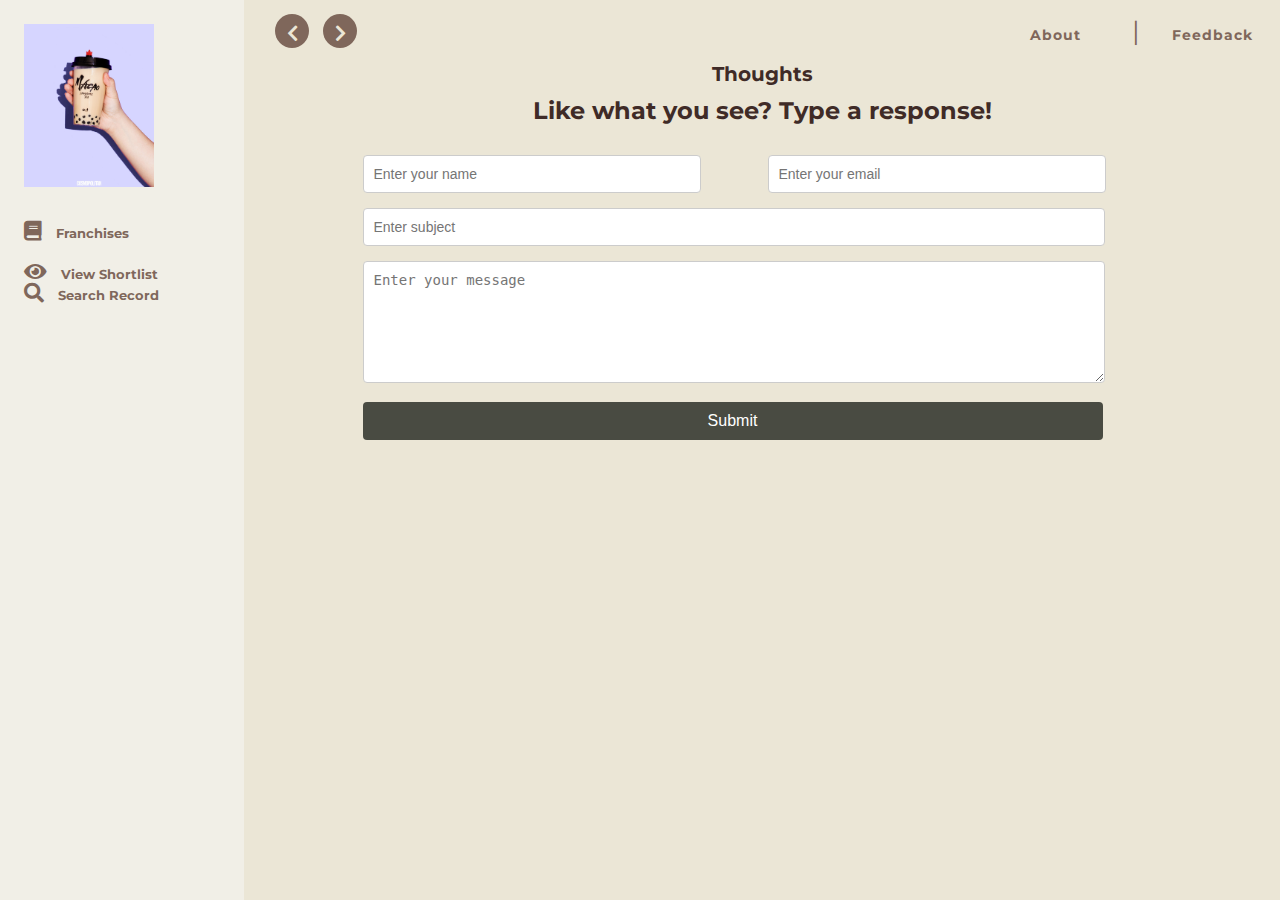
<file: feedback.html>
<!DOCTYPE html>
<html lang="en">

<head>
    <meta charset="UTF-8">
    <meta name="viewport" content="width=device-width, initial-scale=1.0">
    <title>Feedback</title>
    <link
        href="https://fonts.googleapis.com/css2?family=Montserrat:ital,wght@0,100;0,200;0,300;0,400;0,500;0,600;0,700;0,800;0,900;1,100;1,200;1,300;1,400;1,500;1,600;1,700;1,800;1,900&display=swap"
        rel="stylesheet">
    <link rel="stylesheet" href="styles.css">
    <link rel="stylesheet" href="https://cdnjs.cloudflare.com/ajax/libs/font-awesome/5.15.3/css/all.min.css">
    <style>
        #contact {
            display: flex;
            justify-content: center;
            align-items: center;
            height: 100vh;
            padding: 0 20px;
        }

        .container {
            max-width: 800px;
            width: 100%;
            margin: auto;
        }

        h4 {
            font-size: 20px;
            color: #333;
        }

        h3 {
            font-size: 24px;
            color: #333;
            margin-top: 10px;
        }

        p {
            font-size: 14px;
            color: #777;
            text-align: center;
        }

        form {
            margin-top: 30px;
        }

        .row {
            display: flex;
            justify-content: space-between;
            margin-bottom: 15px;
        }

        .row .col {
            flex-basis: calc(50% - 5px);
        }

        #name,
        #email {
            width: 80%;
            padding: 10px;
            border-radius: 4px;
            border: 1px solid #ccc;
            outline: none;
            font-size: 14px;
            color: #333;
        }

        #subj,
        textarea {
            width: 90%;
            padding: 10px;
            border-radius: 4px;
            border: 1px solid #ccc;
            outline: none;
            font-size: 14px;
            color: #333;
            margin-bottom: 15px;
        }

        textarea {
            resize: vertical;
            height: 100px;
        }

        button {
            display: block;
            width: 92.5%;
            padding: 10px;
            border-radius: 4px;
            border: none;
            background-color: #494b42;
            color: #fff;
            font-size: 16px;
            cursor: pointer;
        }
    </style>
</head>

<body>
    <div class="sidebar">
        <div class="logo">
            <a href="index.html">
                <img src="img/logo.png" alt="Logo">
            </a>
        </div>

        <div class="navigation">
            <ul>
                <li>
                    <a href="index.html">
                        <span class="fa fas fa-book"></span>
                        <span>Franchises</span>
                    </a>
                </li>

                <li>
                    <a href="shortlist.php">
                        <span class="fa fa-eye"></span>
                        <span>View Shortlist</span>
                    </a><br>
                    <a href="search.php">
                        <span class="fa fa-search"></span>
                        <span>Search Record</span>
                    </a><br>
                </li>
            </ul>
        </div>
    </div>
    <div class="main-container">
        <div class="topbar">
            <div class="prev-next-buttons">
                <button type="button" class="fa fas fa-chevron-left"></button>
                <button type="button" class="fa fas fa-chevron-right"></button>
            </div>
            <div class="navbar">
                <ul>
                    <li>
                        <a href="about.html">About</a>
                    </li>

                    <li class="divider">|</li>
                    <li>
                        <a href="feedback.html">Feedback</a>
                    </li>
                </ul>
            </div>
        </div>
        <div class="container">
            <div>
                <div>
                    <h4 style="text-align: center; color:#3f2b27;">Thoughts</h4>
                    <h3 style="text-align: center; color:#3f2b27">Like what you see? Type a response!</h3>
                    <p></p>
                </div>
                <div>
                    <form action="#">
                        <div class="row">
                            <div class="col">
                                <input id="name" type="text" placeholder="Enter your name">
                            </div>
                            <div class="col">
                                <input id="email" type="email" placeholder="Enter your email">
                            </div>
                        </div>
                        <div>
                            <input id="subj" type="text" placeholder="Enter subject">
                        </div>
                        <div>
                            <textarea placeholder="Enter your message"></textarea>
                        </div>
                        <div>
                            <button type="submit">Submit</button>
                        </div>
                    </form>
                </div>
            </div>
        </div>
        <script>
            document.addEventListener('DOMContentLoaded', function () {
                var form = document.querySelector('form');
                var submitButton = document.querySelector('button[type="submit"]');

                form.addEventListener('submit', function (event) {
                    event.preventDefault();
                    submitButton.disabled = true;
                    submitButton.textContent = 'Submitting...';

                    // Check if any input field is empty
                    var inputs = form.querySelectorAll('input');
                    var emptyField = Array.from(inputs).some(function (input) {
                        return input.value.trim() === '';
                    });

                    // If any input field is empty, display error message
                    if (emptyField) {
                        submitButton.textContent = 'Type Something First!';
                        submitButton.style.backgroundColor = 'red';
                        submitButton.disabled = false;
                    } else {
                        // Simulate form submission delay (replace this with actual form submission logic)
                        setTimeout(function () {
                            submitButton.textContent = 'Thank you for your response';
                            submitButton.style.backgroundColor = 'green';
                        }, 2000);
                    }
                });
            });
        </script>

</body>

</html>
</file>
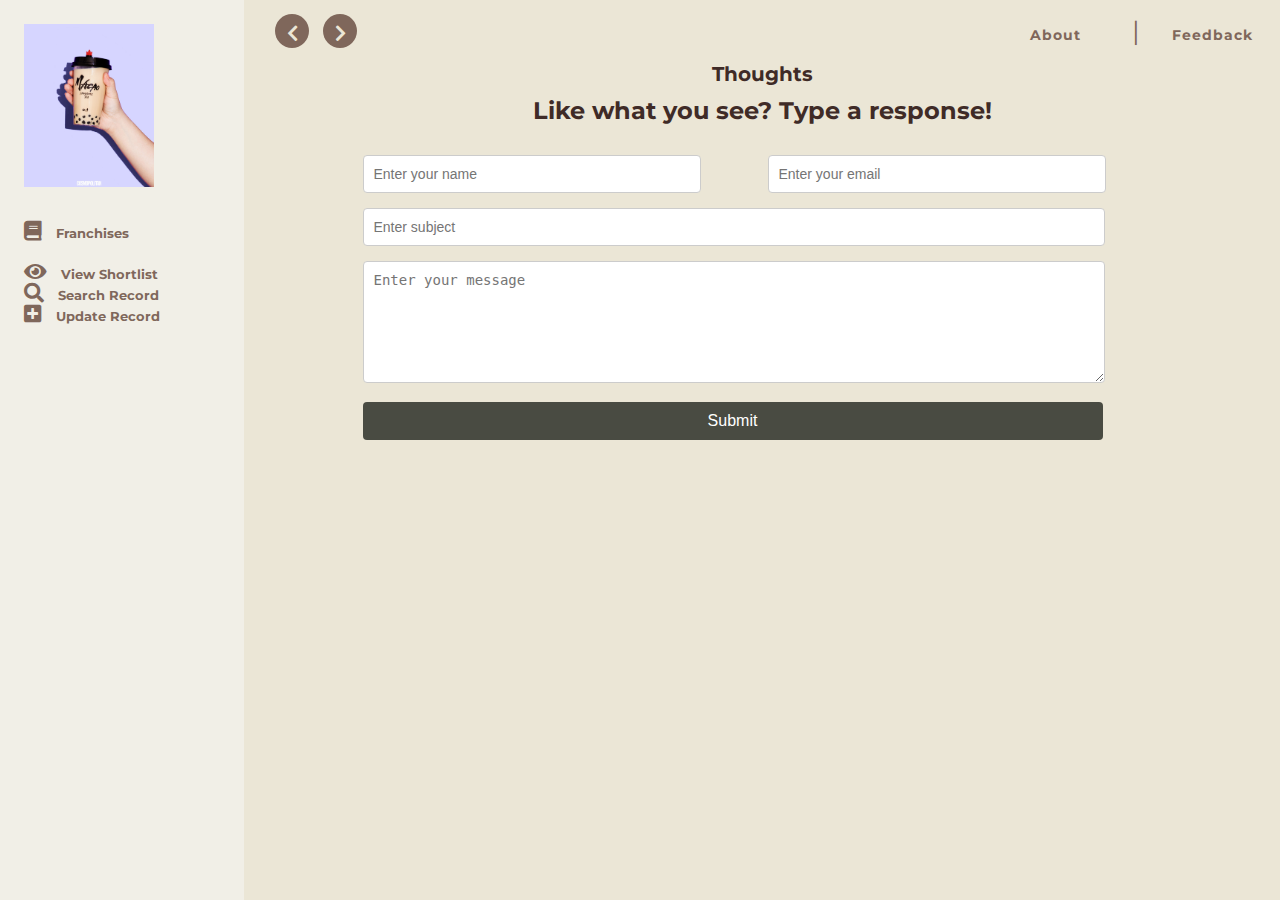
<file: feedback_admin.html>
<!DOCTYPE html>
<html lang="en">

<head>
    <meta charset="UTF-8">
    <meta name="viewport" content="width=device-width, initial-scale=1.0">
    <title>Feedback</title>
    <link
        href="https://fonts.googleapis.com/css2?family=Montserrat:ital,wght@0,100;0,200;0,300;0,400;0,500;0,600;0,700;0,800;0,900;1,100;1,200;1,300;1,400;1,500;1,600;1,700;1,800;1,900&display=swap"
        rel="stylesheet">
    <link rel="stylesheet" href="styles.css">
    <link rel="stylesheet" href="https://cdnjs.cloudflare.com/ajax/libs/font-awesome/5.15.3/css/all.min.css">
    <style>
        #contact {
            display: flex;
            justify-content: center;
            align-items: center;
            height: 100vh;
            padding: 0 20px;
        }

        .container {
            max-width: 800px;
            width: 100%;
            margin: auto;
        }

        h4 {
            font-size: 20px;
            color: #333;
        }

        h3 {
            font-size: 24px;
            color: #333;
            margin-top: 10px;
        }

        p {
            font-size: 14px;
            color: #777;
            text-align: center;
        }

        form {
            margin-top: 30px;
        }

        .row {
            display: flex;
            justify-content: space-between;
            margin-bottom: 15px;
        }

        .row .col {
            flex-basis: calc(50% - 5px);
        }

        #name,
        #email {
            width: 80%;
            padding: 10px;
            border-radius: 4px;
            border: 1px solid #ccc;
            outline: none;
            font-size: 14px;
            color: #333;
        }

        #subj,
        textarea {
            width: 90%;
            padding: 10px;
            border-radius: 4px;
            border: 1px solid #ccc;
            outline: none;
            font-size: 14px;
            color: #333;
            margin-bottom: 15px;
        }

        textarea {
            resize: vertical;
            height: 100px;
        }

        button {
            display: block;
            width: 92.5%;
            padding: 10px;
            border-radius: 4px;
            border: none;
            background-color: #494b42;
            color: #fff;
            font-size: 16px;
            cursor: pointer;
        }
    </style>
</head>

<body>
    <div class="sidebar">
        <div class="logo">
            <a href="index_admin.html">
                <img src="img/logo.png" alt="Logo">
            </a>
        </div>

        <div class="navigation">
            <ul>
                <li>
                    <a href="index_admin.html">
                        <span class="fa fas fa-book"></span>
                        <span>Franchises</span>
                    </a>
                </li>

                <li>
                    <a href="shortlist_admin.php">
                        <span class="fa fa-eye"></span>
                        <span>View Shortlist</span>
                    </a><br>
                    <a href="search_admin.php">
                        <span class="fa fa-search"></span>
                        <span>Search Record</span>
                    </a><br>
                    <a href="update_admin.php">
                        <span class="fa fas fa-plus-square"></span>
                        <span>Update Record</span>
                    </a>
                </li>
            </ul>
        </div>
    </div>
    <div class="main-container">
        <div class="topbar">
            <div class="prev-next-buttons">
                <button type="button" class="fa fas fa-chevron-left"></button>
                <button type="button" class="fa fas fa-chevron-right"></button>
            </div>
            <div class="navbar">
                <ul>
                    <li>
                        <a href="about_admin.html">About</a>
                    </li>

                    <li class="divider">|</li>
                    <li>
                        <a href="feedback_admin.html">Feedback</a>
                    </li>
                </ul>
            </div>
        </div>
        <div class="container">
            <div>
                <div>
                    <h4 style="text-align: center; color:#3f2b27;">Thoughts</h4>
                    <h3 style="text-align: center; color:#3f2b27">Like what you see? Type a response!</h3>
                    <p></p>
                </div>
                <div>
                    <form action="#">
                        <div class="row">
                            <div class="col">
                                <input id="name" type="text" placeholder="Enter your name">
                            </div>
                            <div class="col">
                                <input id="email" type="email" placeholder="Enter your email">
                            </div>
                        </div>
                        <div>
                            <input id="subj" type="text" placeholder="Enter subject">
                        </div>
                        <div>
                            <textarea placeholder="Enter your message"></textarea>
                        </div>
                        <div>
                            <button type="submit">Submit</button>
                        </div>
                    </form>
                </div>
            </div>
        </div>
        <script>
            document.addEventListener('DOMContentLoaded', function () {
                var form = document.querySelector('form');
                var submitButton = document.querySelector('button[type="submit"]');

                form.addEventListener('submit', function (event) {
                    event.preventDefault();
                    submitButton.disabled = true;
                    submitButton.textContent = 'Submitting...';

                    // Check if any input field is empty
                    var inputs = form.querySelectorAll('input');
                    var emptyField = Array.from(inputs).some(function (input) {
                        return input.value.trim() === '';
                    });

                    // If any input field is empty, display error message
                    if (emptyField) {
                        submitButton.textContent = 'Type Something First!';
                        submitButton.style.backgroundColor = 'red';
                        submitButton.disabled = false;
                    } else {
                        // Simulate form submission delay (replace this with actual form submission logic)
                        setTimeout(function () {
                            submitButton.textContent = 'Thank you for your response';
                            submitButton.style.backgroundColor = 'green';
                        }, 2000);
                    }
                });
            });
        </script>

</body>

</html>
</file>
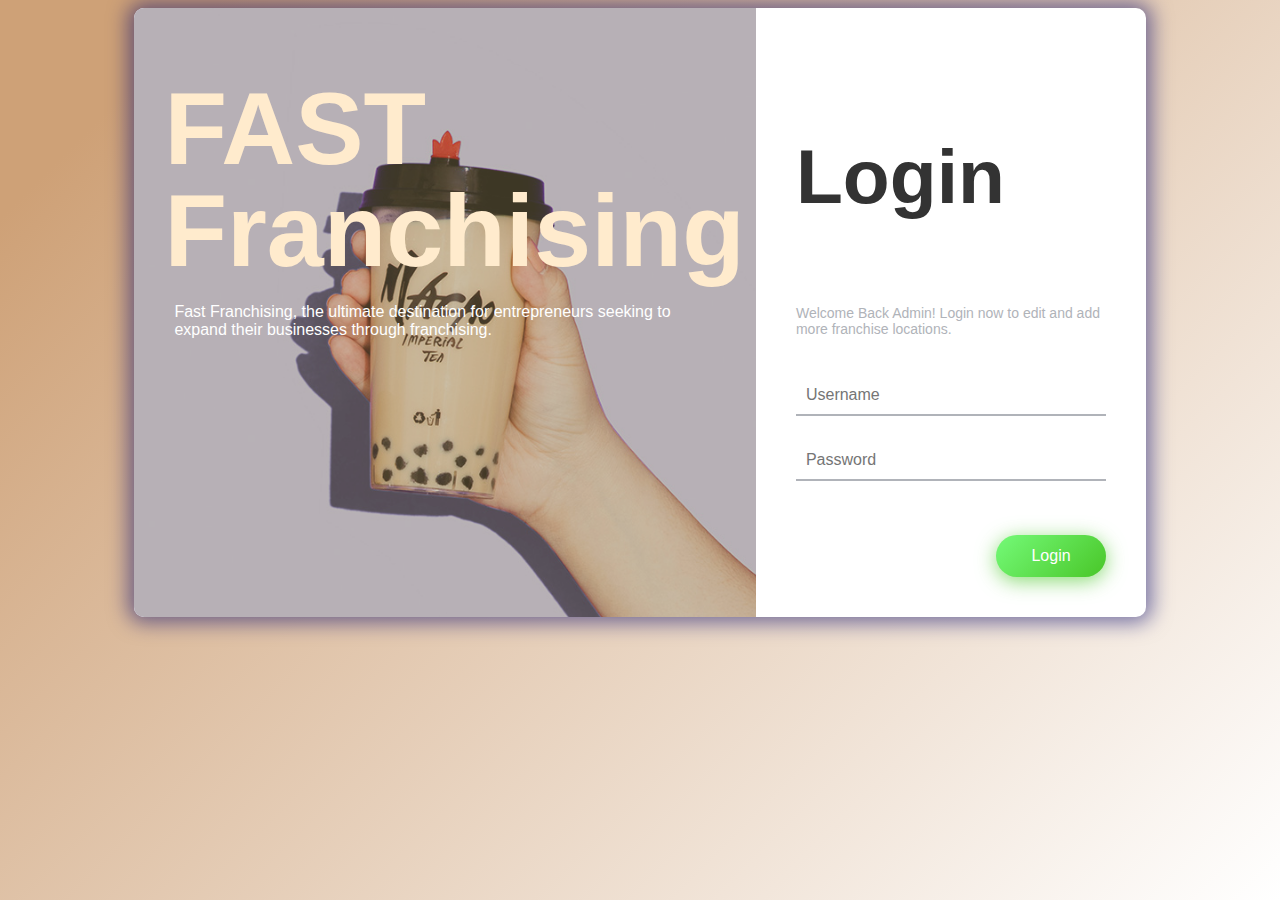
<file: login.html>
<!DOCTYPE html>
<html lang="en">

<head>
    <meta charset="UTF-8">
    <title>Login Page in HTML with CSS Code Example</title>
    <link href="https://fonts.googleapis.com/css?family=Open+Sans" rel="stylesheet">


    <link href="https://maxcdn.bootstrapcdn.com/font-awesome/4.7.0/css/font-awesome.min.css" rel="stylesheet"
        integrity="sha384-wvfXpqpZZVQGK6TAh5PVlGOfQNHSoD2xbE+QkPxCAFlNEevoEH3Sl0sibVcOQVnN" crossorigin="anonymous">
    <link rel="stylesheet" href="loginstyle.css">

</head>

<body>
    <!-- partial:index.partial.html -->
    <div class="box-form">
        <div class="left">
            <div class="overlay">
                <h1 class="title">FAST Franchising</h1>
                <p class="details">Fast Franchising, the ultimate destination for entrepreneurs seeking to expand their
                    businesses
                    through franchising.</p>
            </div>
        </div>


        <div class="right">
            <h5>Login</h5>
            <p>Welcome Back Admin! Login now to edit and add more franchise locations.</p>
            <div class="inputs">
                <input id="username" type="text" placeholder="Username">
                <br>
                <input id="password" type="password" placeholder="Password">
            </div>

            <br><br>



            <br>
            <button onclick="login()">Login</button>
        </div>

    </div>


    <script>
        function login() {
            var username = document.getElementById("username").value;
            var password = document.getElementById("password").value;

            // Check if username and password are correct (dummy check)
            if (username === "admin" && password === "password") {
                alert("Login successful!");
                window.location.href = "index_admin.html"; // Redirect to index.html

                // Redirect or perform other actions for admin
            } else {
                alert("Invalid username or password.");
            }
        }
    </script>
</body>

</html>
</file>
<file: styles.css>
*{
    padding: 0;
    margin: 0;
}
body{
    background-color: #ebe6d6;
    font-family: 'Montserrat', sans-serif;
}
.sidebar{
    position: fixed;
    left: 0;
    top: 0;
    bottom: 0;
    width: 196px;
    background-color: #f1efe7;
    padding: 24px;
}
.sidebar .logo img{
    width: 130px;
}
.sidebar .navigation ul{
     list-style: none;
     margin-top: 20px;
}
.sidebar .navigation ul li{
    padding: 10px 0px;
}
.sidebar .navigation ul li a{
    color: #7f675b;
    text-decoration: none;
    font-weight: bold;
    font-size: 13px;
}
.sidebar .navigation ul li a:hover,
.sidebar .navigation ul li a:active,
.sidebar .navigation ul li a:focus {
    color: #ffffff;
}
.sidebar .navigation ul li a:hover .fa,
.sidebar .navigation ul li a:active .fa,
.sidebar .navigation ul li a:focus .fa{
    color: #b3b3b3;
}
.sidebar .navigation ul li .fa{
    font-size: 20px;
    margin-right: 10px;

}
.sidebar .navigation ul li a:hover .fa:hover,
.sidebar .navigation ul li a:hover .fa:active,
.sidebar .navigation ul li a:hover .fa:focus{
    color: #ffffff;
    
}
.sidebar .policies{
    position: absolute;
    bottom: 50px;
}
.sidebar .policies ul{
    list-style: none;
    margin-top: 70%;
}
.sidebar .policies ul li {
    padding-bottom: 5px;
    margin-top: 10px;
 }
 
.sidebar .policies ul li a{
    color: #7f675b;
    font-weight: 500;
    text-decoration: none;
    font-size: 10px;
    
}
.sidebar .policies ul li a:hover,
.sidebar .policies ul li a:active,
.sidebar .policies ul li a:focus{
    text-decoration: underline;
}
.main-container {
    margin-left: 245px;
    margin-bottom: 100px;
}
.topbar{
    display: flex;
    justify-content: space-between;
    background-color: #ebe6d6;
    padding: 14px 30px;
}
.topbar .prev-next-buttons button{
    color: #ebe6d6;
    width: 34px;
    height: 34px;
    border-radius: 100%;
    font-size: 18px;
    border: 0px;
    background-color: #7f675b;
    margin-right: 10px;
}
.topbar .navbar{
    display: flex;
    align-items: center;
}
.topbar .navbar ul{
    list-style: none;
}
.topbar .navbar ul li{
    display: inline-block;
    margin: 0px 8px;
    width: 70px;
}
.topbar .navbar ul li a{
    color: #7f675b;
    text-decoration: none;
    font-weight: bold;
    font-size: 14px;
    letter-spacing: 1px; 
}
.topbar .navbar ul li a:hover,
.topbar .navbar ul li a:active,
.topbar .navbar ul li a:focus{
    color: #ffffff;
    font-size: 15px;
}
.topbar .navbar ul li.divider{
    color: #7f675b;
    font-size: 26px;
    margin: 0px 20px;
    width: auto;
}
.topbar .navbar button{
    background-color: #ffffff;
    color: #000000;
    font-size: 16px;
    font-weight: bold;
    padding: 14px 30px;
    border: 0px;
    border-radius: 40px;
    cursor: pointer;
    margin-left: 20px;
}
.topbar .navbar button:hover,
.topbar .navbar button:active,
.topbar .navbar button:focus{
    background-color: #f2f2f2;
}
.spotify-playlists{
    padding: 20px 40px;
}
.spotify-playlists h2{
    color: #7f675b;
    font-size: 22px;
    margin-bottom: 20px;
}
.spotify-playlists .list{
    display: flex;
    gap: 20px;
    overflow: hidden;
}

.spotify-playlists .list .item{
    min-width: 140px;
    width: 240px;
    padding: 15px;
    background-color: #f5f3e0;
    border-radius: 6px;
    cursor: pointer;
    transition: all ease 0.4s;
}
.spotify-playlists .list .item:hover{
    background-color: #7f675b;
}
.spotify-playlists .list .item img{
    width: 100%;
    border-radius: 6px;
    margin-bottom: 10px;
}
.spotify-playlists .list .item .play{
    position: relative;
}
.spotify-playlists .list .item .play .fa{
    position: absolute;
    right: 10px;
    top: -60px;
    padding: 18px;
    background-color: #7f675b;
    border-radius: 100%;
    opacity: 0;
    transition: all ease 0.4s;
}
.fas fa-minus{
    color:#3f2b27;
}
.spotify-playlists .list .item:hover .play .fa{
    opacity: 1;
    transform: translateY(-20px);
}
.spotify-playlists .list .item h4,h5{
    color: #494b42;
    font-size: 12px;
    margin: 10px;
    white-space: nowrap;
    overflow: hidden;   
    text-overflow: ellipsis;
}
.spotify-playlists .list .item p{
    color: #3f2b27;
    font-size: 10px;
    line-height: 20px;
    font-weight: 600;
}
.spotify-playlists hr{
    margin: 70px 0px 0px;
    border-color: #636363;
}
.spotify-playlists .list a{
    text-decoration: none;
    color: #252525;
}

/* About page */
.content{
    padding: 20px 40px;
}
.headTitle{
    color: #7f675b;
    margin-bottom: 40px;
}
.flip-card {
    background-color: transparent;
    width: 300px;
    height: 300px;
    border: 1px solid #f1f1f1;
    perspective: 1000px; /* Remove this if you don't want the 3D effect */
  }
  
  /* This container is needed to position the front and back side */
  .flip-card-inner {
    position: relative;
    width: 100%;
    height: 100%;
    text-align: center;
    transition: transform 0.8s;
    transform-style: preserve-3d;
  }
  
  /* Do an horizontal flip when you move the mouse over the flip box container */
  .flip-card:hover .flip-card-inner {
    transform: rotateY(180deg);
  }
  
  /* Position the front and back side */
  .flip-card-front, .flip-card-back {
    position: absolute;
    width: 100%;
    height: 100%;
    -webkit-backface-visibility: hidden; /* Safari */
    backface-visibility: hidden;
  }
  
  /* Style the front side (fallback if image is missing) */
  .flip-card-front {
    background-color: #bbb;
    color: black;
  }
  
  /* Style the back side */
  .flip-card-back {
    background-color: dodgerblue;
    color: white;
    transform: rotateY(180deg);
  }
  .developers {
    display: flex;
    justify-content: space-between;
    align-items: center;
    margin: auto; /* Center the container horizontally */
    max-width: 800px; /* Adjust the max-width as needed */
}

/* About page */
.content{
    padding: 20px 40px;
}
.headTitle{
    color: #7f675b;
    margin-bottom: 40px;
}
.flip-card {
    background-color: transparent;
    width: 300px;
    height: 300px;
    border: 1px solid #f1f1f1;
    perspective: 1000px; /* Remove this if you don't want the 3D effect */
}
  
  /* This container is needed to position the front and back side */
.flip-card-inner {
    position: relative;
    width: 100%;
    height: 100%;
    text-align: center;
    transition: transform 0.8s;
    transform-style: preserve-3d;
}
  
  /* Do an horizontal flip when you move the mouse over the flip box container */
.flip-card:hover .flip-card-inner {
    transform: rotateY(180deg);
}
  
  /* Position the front and back side */
.flip-card-front, .flip-card-back {
    position: absolute;
    width: 100%;
    height: 100%;
    -webkit-backface-visibility: hidden; /* Safari */
    backface-visibility: hidden;
}
  
  /* Style the front side (fallback if image is missing) */
.flip-card-front {
    background-color: #bbb;
    color: black;
}
  
  /* Style the back side */
.flip-card-back {
    background-color: rgb(220, 197, 70);
    color: white;
    transform: rotateY(180deg);
}
.developers {
    display: flex;
    justify-content: space-between;
    align-items: center;
    margin: auto; /* Center the container horizontally */
    max-width: 800px; /* Adjust the max-width as needed */
}
.projcontent {
    color: #7f675b;
}
.projcontent h2{
    margin-top: 40px;
}
.projcontent p{
    margin-top: 40px;
    text-align: justify;
    line-height: 30px;
    text-indent: 1in;
}
.nameInfo{
    margin-top: 40px;
}
.contactInfo{
    margin-top: 20px;
}

@import url('https://fonts.googleapis.com/css?family=Raleway:400,700,900');
.searchbar{
    width: 500px;
    margin: 0 auto;
    font-family: 'Raleway', sans-serif;
}

.search__container {
    padding-top: 64px;
}
.search__input {
    width: 100%;
    padding: 12px 24px;

    background-color: transparent;
    transition: transform 250ms ease-in-out;
    font-size: 14px;
    line-height: 18px;
    
    color: #575756;
    background-color: transparent;

    background-image: url("data:image/svg+xml;charset=utf8,%3Csvg xmlns='http://www.w3.org/2000/svg' width='24' height='24' viewBox='0 0 24 24'%3E%3Cpath d='M15.5 14h-.79l-.28-.27C15.41 12.59 16 11.11 16 9.5 16 5.91 13.09 3 9.5 3S3 5.91 3 9.5 5.91 16 9.5 16c1.61 0 3.09-.59 4.23-1.57l.27.28v.79l5 4.99L20.49 19l-4.99-5zm-6 0C7.01 14 5 11.99 5 9.5S7.01 5 9.5 5 14 7.01 14 9.5 11.99 14 9.5 14z'/%3E%3Cpath d='M0 0h24v24H0z' fill='none'/%3E%3C/svg%3E");
        background-repeat: no-repeat;
        background-size: 18px 18px;
        background-position: 95% center;
        border-radius: 50px;
        border: 1px solid #575756;
        transition: all 250ms ease-in-out;
        backface-visibility: hidden;
        transform-style: preserve-3d;
        
        &::placeholder {
            color: color(#575756 a(0.8));
            text-transform: uppercase;
            letter-spacing: 1.5px;
        }
        
        &:hover,
        &:focus {
            padding: 12px 0;
            outline: 0;
            border: 1px solid transparent;
            border-bottom: 1px solid #575756;
            border-radius: 0;
            background-position: 100% center;
        }
}
.location{
    margin-left: 2px;
}
</file>
<file: loginstyle.css>
body {
    background-image: linear-gradient(135deg, #CEA177 10%, #FFFFFF 100%);
    background-size: cover;
    background-repeat: no-repeat;
    background-attachment: fixed;
    font-family:'Segoe UI', Tahoma, Geneva, Verdana, sans-serif;
    color: #333333;
  }
  
  .box-form {
    margin: 0 auto;
    width: 80%;
    background: #FFFFFF;
    border-radius: 10px;
    overflow: hidden;
    display: flex;
    flex: 1 1 100%;
    align-items: stretch;
    justify-content: space-between;
    box-shadow: 0 0 20px 6px #090b6f85;
  }
  @media (max-width: 980px) {
    .box-form {
      flex-flow: wrap;
      text-align: center;
      align-content: center;
      align-items: center;
    }
  }
  .box-form div {
    height: auto;
  }
  .box-form .left {
    color: #FFEBCD;
    background-size: cover;
    background-repeat: no-repeat;
    background-image: url("./img/logo.png");
    overflow: hidden;
  }
  .box-form .left .overlay {
    padding: 30px;
    width: 100%;
    height: 100%;
    background: #8e7f566e;
    overflow: hidden;
    box-sizing: border-box;
  }
  .box-form .left .overlay h1 {
    font-size: 8vmax;
    line-height: 1;
    font-weight: 900;
    margin-top: 40px;
    margin-bottom: 20px;
  }
  .box-form .left .overlay span p {
    margin-top: 30px;
    font-weight: 900;
  }
  .box-form .left .overlay span a {
    background: #3b5998;
    color: #FFFFFF;
    margin-top: 10px;
    padding: 14px 50px;
    border-radius: 100px;
    display: inline-block;
    box-shadow: 0 3px 6px 1px #042d4657;
  }
  .box-form .left .overlay span a:last-child {
    background: #1dcaff;
    margin-left: 30px;
  }
  .box-form .right {
    padding: 40px;
    overflow: hidden;
  }
  @media (max-width: 980px) {
    .box-form .right {
      width: 100%;
    }
  }
  .box-form .right h5 {
    font-size: 6vmax;
    line-height: 0;
  }
  .box-form .right p {
    font-size: 14px;
    color: #B0B3B9;
  }
  .box-form .right .inputs {
    overflow: hidden;
  }
  .box-form .right input {
    width: 100%;
    padding: 10px;
    margin-top: 25px;
    font-size: 16px;
    border: none;
    outline: none;
    border-bottom: 2px solid #B0B3B9;
  }
  .box-form .right .remember-me--forget-password {
    display: flex;
    justify-content: space-between;
    align-items: center;
  }
  .box-form .right .remember-me--forget-password input {
    margin: 0;
    margin-right: 7px;
    width: auto;
  }
  .box-form .right button {
    float: right;
    color: #fff;
    font-size: 16px;
    padding: 12px 35px;
    border-radius: 50px;
    display: inline-block;
    border: 0;
    outline: 0;
    box-shadow: 0px 4px 20px 0px #49c628a6;
    background-image: linear-gradient(135deg, #70F570 10%, #49C628 100%);
  }
  
  label {
    display: block;
    position: relative;
    margin-left: 30px;
  }
  
  label::before {
    content: ' \f00c';
    position: absolute;
    font-family: FontAwesome;
    background: transparent;
    border: 3px solid #70F570;
    border-radius: 4px;
    color: transparent;
    left: -30px;
    transition: all 0.2s linear;
  }
  
  label:hover::before {
    font-family: FontAwesome;
    content: ' \f00c';
    color: #fff;
    cursor: pointer;
    background: #70F570;
  }
  
  label:hover::before .text-checkbox {
    background: #70F570;
  }
  
  label span.text-checkbox {
    display: inline-block;
    height: auto;
    position: relative;
    cursor: pointer;
    transition: all 0.2s linear;
  }
  
  label input[type="checkbox"] {
    display: none;
  }
  .details{
    color: #FFFFFF;
    margin-left: 10px;
  }
  h1{
    font-size: 10px;
  }
</file>
